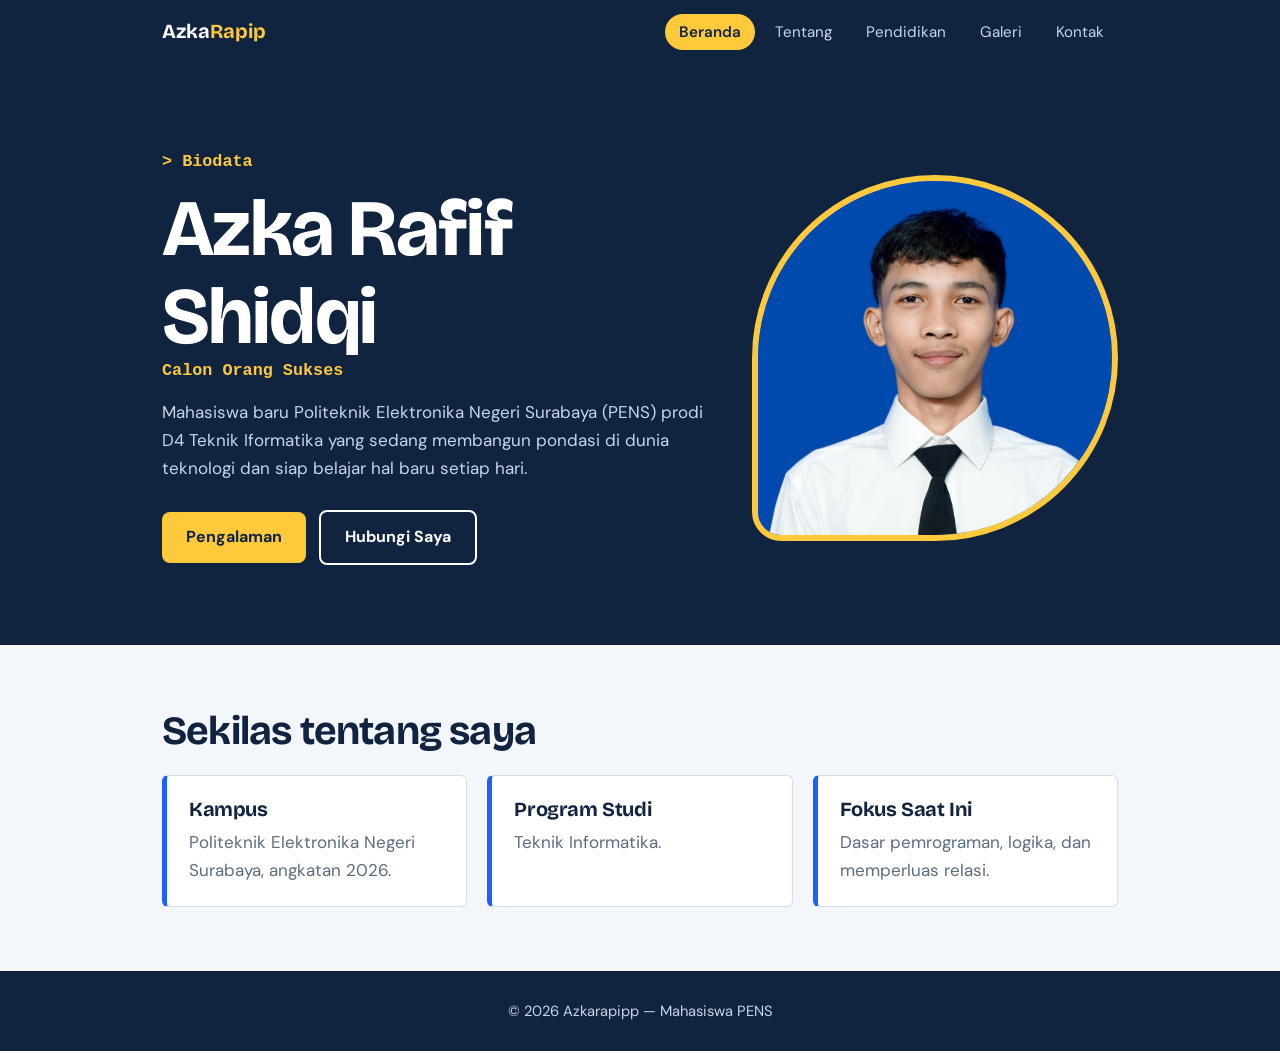
<file: index.html>
<!doctype html>
<html lang="id">
  <head>
    <meta charset="UTF-8" />
    <meta name="viewport" content="width=device-width,initial-scale=1" />
    <!-- [GANTI] Judul tab browser -->
    <title>Beranda | Azkarapipp</title>
    <link
      rel="stylesheet"
      href="https://fonts.googleapis.com/css2?family=Bricolage+Grotesque:wght@700&family=DM+Sans:wght@400;600&display=swap"
    />
    <link rel="stylesheet" href="style.css" />
  </head>
  <body>
    <header>
      <div class="wrap">
        <nav>
          <!-- [GANTI] Logo/nama di pojok kiri atas (ada di semua halaman) -->
          <a class="logo" href="index.html">Azka<span>Rapip</span></a>
          <!-- Menu HP: tombol ☰ memakai checkbox + CSS (tanpa JavaScript) -->
          <input type="checkbox" id="burger" />
          <label for="burger" class="burger" aria-label="Buka menu">☰</label>
          <ul class="menu">
            <li><a class="active" href="index.html">Beranda</a></li>
            <li><a href="tentang.html">Tentang</a></li>
            <li><a href="pendidikan.html">Pendidikan</a></li>
            <li><a href="fotoo.html">Galeri</a></li>
            <li><a href="kontak.html">Kontak</a></li>
          </ul>
        </nav>
      </div>
    </header>
    <main>
      <div class="hero">
        <div class="wrap">
          <div>
            <p class="code">&gt; Biodata</p>
            <!-- [GANTI] Nama lengkap kamu -->
            <h1>Azka Rafif Shidqi</h1>
            <!-- [GANTI] Tagline (efek ketik dari CSS). Jika panjang teks berubah, ubah juga angka 19 di style.css bagian .ketik dan @keyframes ketik -->
            <p class="code">Calon Orang Sukses</p>
            <!-- [GANTI] Kalimat perkenalan singkat -->
            <p>
              Mahasiswa baru Politeknik Elektronika Negeri Surabaya (PENS) prodi
              D4 Teknik Iformatika yang sedang membangun pondasi di dunia
              teknologi dan siap belajar hal baru setiap hari.
            </p>
            <!-- [GANTI] Teks tombol -->
            <a class="btn" href="fotoo.html">Pengalaman</a>
            <a class="btn alt" href="kontak.html">Hubungi Saya</a>
          </div>
          <!-- [GANTI] Foto: simpan file foto di folder ini, lalu ganti nama file pada src -->
          <img
            class="photo"
            src="profil.jpeg"
            alt="Foto profil"
            style="object-position: center 30%"
          />
        </div>
      </div>
      <section>
        <div class="wrap">
          <!-- [GANTI] Judul & isi 3 kartu ringkasan -->
          <h2>Sekilas tentang saya</h2>
          <div class="grid">
            <div class="card">
              <h3>Kampus</h3>
              <p>Politeknik Elektronika Negeri Surabaya, angkatan 2026.</p>
            </div>
            <div class="card">
              <h3>Program Studi</h3>
              <p>Teknik Informatika.</p>
            </div>
            <div class="card">
              <h3>Fokus Saat Ini</h3>
              <p>Dasar pemrograman, logika, dan memperluas relasi.</p>
            </div>
          </div>
        </div>
      </section>
    </main>
    <footer>
      <!-- [GANTI] Teks footer -->© 2026
      <!-- [GANTI] Tahun -->
      Azkarapipp — Mahasiswa PENS
    </footer>
  </body>
</html>
</file>
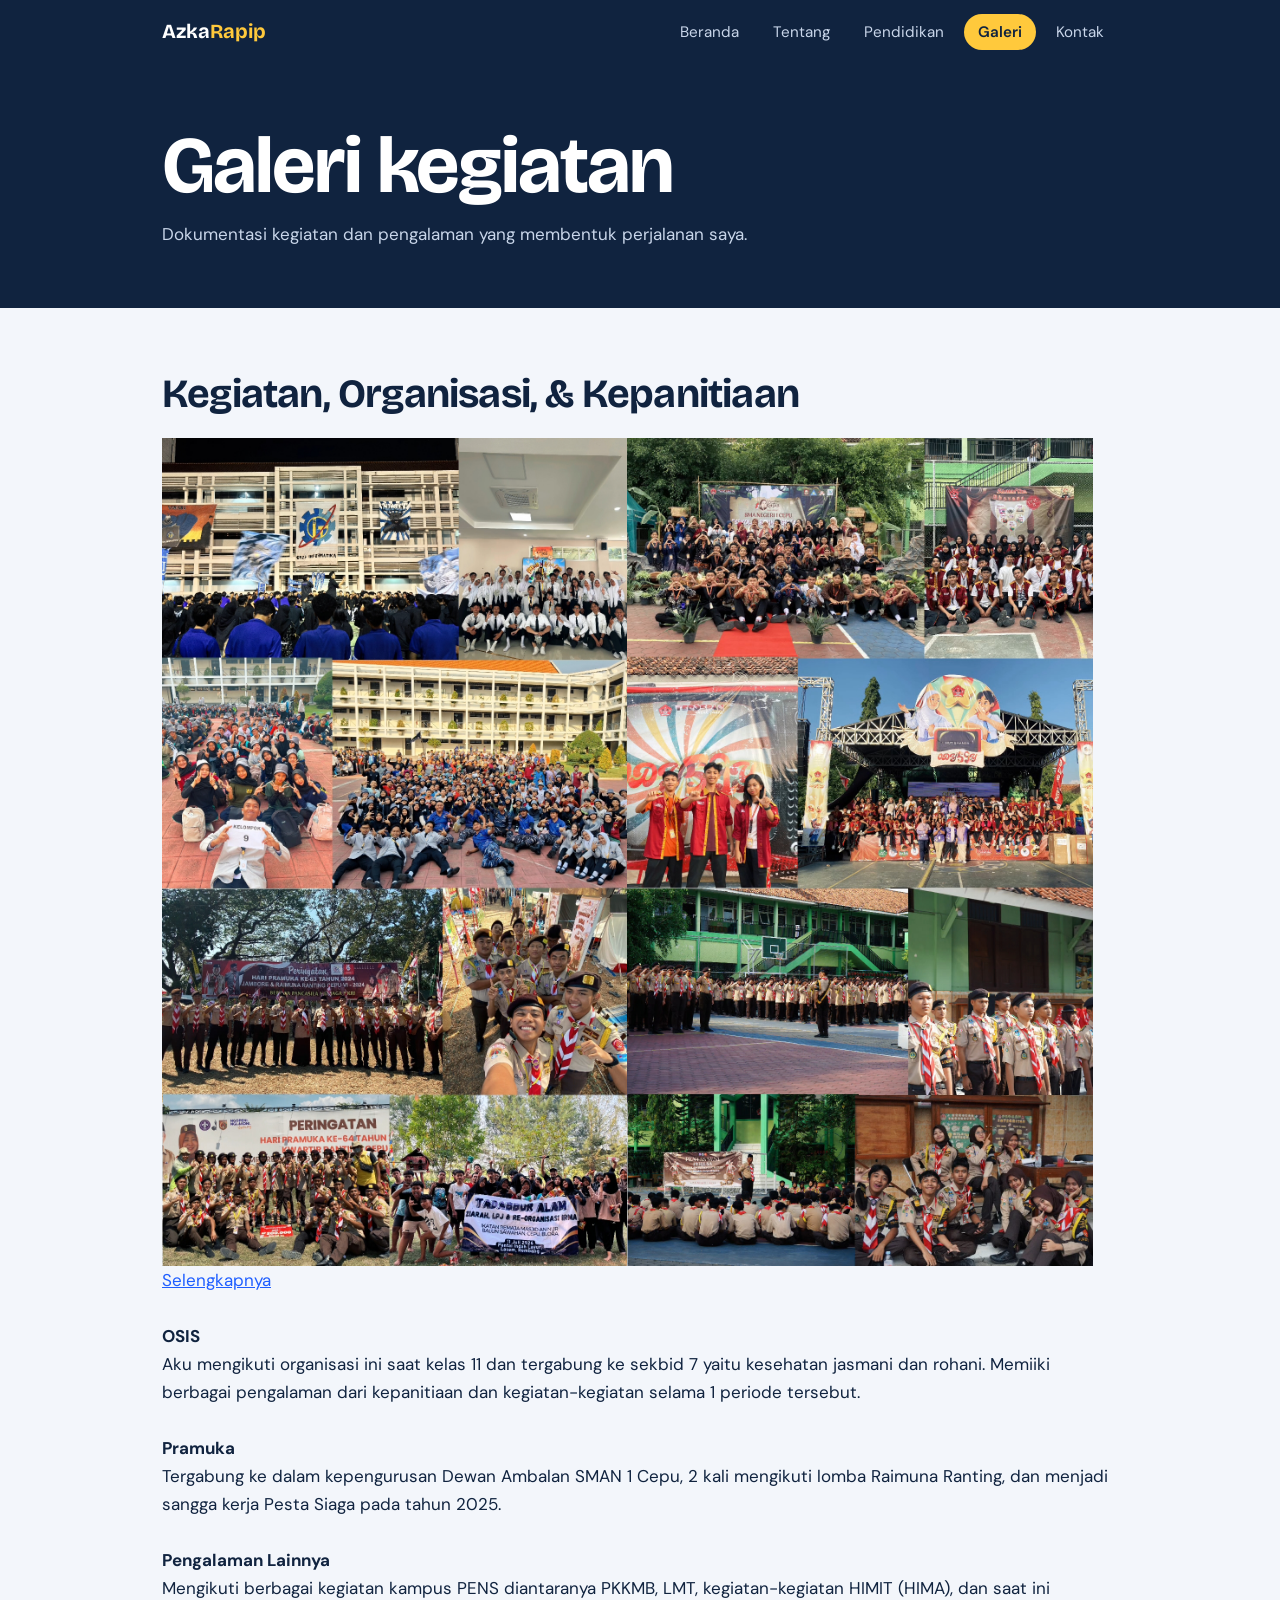
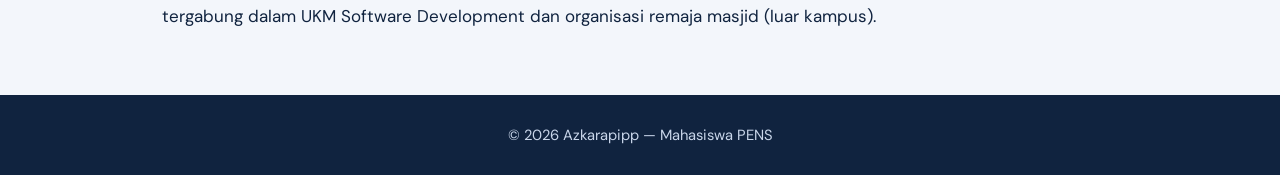
<file: fotoo.html>
<!doctype html>
<html lang="id">
  <head>
    <meta charset="UTF-8" />
    <meta name="viewport" content="width=device-width,initial-scale=1" />
    <!-- [GANTI] Judul tab browser -->
    <title>Galeri | Azkarapipp</title>
    <link
      rel="stylesheet"
      href="https://fonts.googleapis.com/css2?family=Bricolage+Grotesque:wght@700&family=DM+Sans:wght@400;600&display=swap"
    />
    <link rel="stylesheet" href="style.css" />
  </head>
  <body>
    <header>
      <div class="wrap">
        <nav>
          <!-- [GANTI] Logo/nama di pojok kiri atas (ada di semua halaman) -->
          <a class="logo" href="index.html">Azka<span>Rapip</span></a>
          <!-- Menu HP: tombol ☰ memakai checkbox + CSS (tanpa JavaScript) -->
          <input type="checkbox" id="burger" />
          <label for="burger" class="burger" aria-label="Buka menu">☰</label>
          <ul class="menu">
            <li><a href="index.html">Beranda</a></li>
            <li><a href="tentang.html">Tentang</a></li>
            <li><a href="pendidikan.html">Pendidikan</a></li>
            <li><a class="active" href="fotoo.html">Galeri</a></li>
            <li><a href="kontak.html">Kontak</a></li>
          </ul>
        </nav>
      </div>
    </header>

    <div class="page-title">
      <div class="wrap">
        <!-- [GANTI] Judul halaman -->
        <h1>Galeri kegiatan</h1>
        <!-- [GANTI] Subjudul -->
        <p>
          Dokumentasi kegiatan dan pengalaman yang membentuk perjalanan saya.
        </p>
      </div>
    </div>
    <main>
      <section class="galeri-sec">
        <div class="wrap">
          <h2>Kegiatan, Organisasi, &amp; Kepanitiaan</h2>
          <!-- [GANTI] Judul kategori. Salin satu <figure> untuk menambah foto -->
          <!-- [GANTI] Dua foto bersebelahan di tengah baris -->
          <div style="display: flex; grid-template-columns: 1fr 1fr">
            <figure style="width: 465px; margin: 0">
              <img
                src="dokum.jpeg"
                alt="Deskripsi foto 1"
                style="display: block; width: 100%"
              />
            </figure>
            <figure style="width: 466px; margin: 0">
              <img
                src="dokum2.jpeg"
                alt="Deskripsi foto 2"
                style="display: block; width: 100%"
              />
            </figure>
          </div>
        
          <a href="https://drive.google.com/drive/folders/1-BeVQn2iXSe0pq7V8-OWgH_x4DMUEv8d" target="_blank">Selengkapnya</a><br><br>
                <b>OSIS </b><br>Aku mengikuti organisasi ini saat kelas 11 dan tergabung ke sekbid 7 yaitu kesehatan jasmani dan rohani. Memiiki berbagai pengalaman dari kepanitiaan dan kegiatan-kegiatan selama 1 periode tersebut.
                <br><br>
              <b>Pramuka</b><br>Tergabung ke dalam kepengurusan Dewan Ambalan SMAN 1 Cepu, 2 kali mengikuti lomba Raimuna Ranting, dan menjadi sangga kerja Pesta Siaga pada tahun 2025.
              <br><br>
              <b>Pengalaman Lainnya</b><br>Mengikuti berbagai kegiatan kampus PENS diantaranya PKKMB, LMT, kegiatan-kegiatan HIMIT (HIMA), dan saat ini tergabung dalam UKM Software Development dan organisasi remaja masjid (luar kampus).
              </figcaption>
            </figure>
          </div>
        </div>
      </section>
    </main>
    <footer>
      <!-- [GANTI] Teks footer -->© 2026
      <!-- [GANTI] Tahun -->
      Azkarapipp — Mahasiswa PENS
    </footer>
  </body>
</html>
</file>
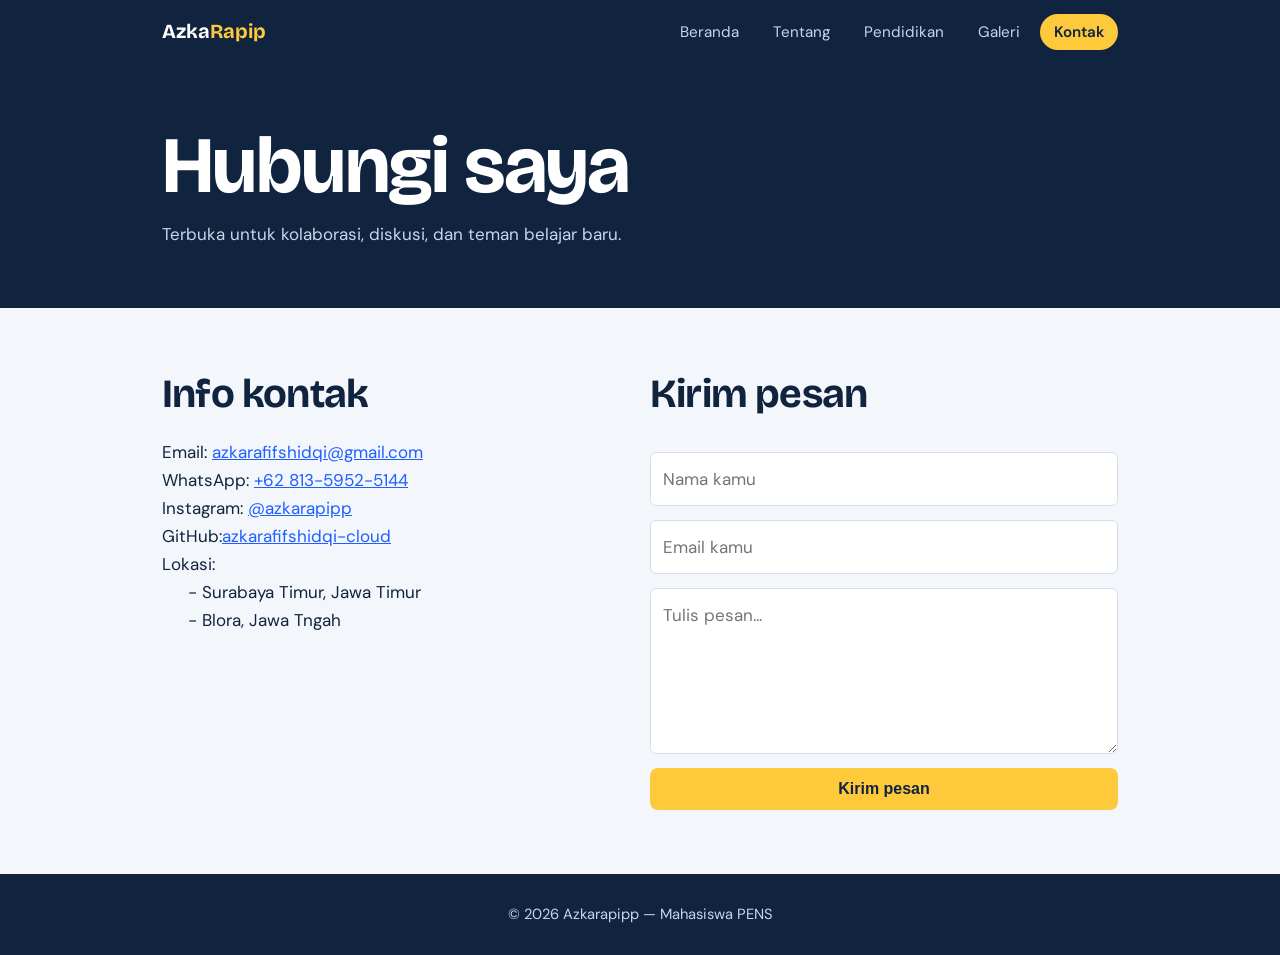
<file: kontak.html>
<!doctype html>
<html lang="id">
  <head>
    <meta charset="UTF-8" />
    <meta name="viewport" content="width=device-width,initial-scale=1" />
    <!-- [GANTI] Judul tab browser -->
    <title>Kontak | Azkarapipp</title>
    <link
      rel="stylesheet"
      href="https://fonts.googleapis.com/css2?family=Bricolage+Grotesque:wght@700&family=DM+Sans:wght@400;600&display=swap"
    />
    <link rel="stylesheet" href="style.css" />
  </head>
  <body>
    <header>
      <div class="wrap">
        <nav>
          <!-- [GANTI] Logo/nama di pojok kiri atas (ada di semua halaman) -->
          <a class="logo" href="index.html">Azka<span>Rapip</span></a>
          <!-- Menu HP: tombol ☰ memakai checkbox + CSS (tanpa JavaScript) -->
          <input type="checkbox" id="burger" />
          <label for="burger" class="burger" aria-label="Buka menu">☰</label>
          <ul class="menu">
            <li><a href="index.html">Beranda</a></li>
            <li><a href="tentang.html">Tentang</a></li>
            <li><a href="pendidikan.html">Pendidikan</a></li>
            <li><a href="fotoo.html">Galeri</a></li>
            <li><a class="active" href="kontak.html">Kontak</a></li>
          </ul>
        </nav>
      </div>
    </header>
    <div class="page-title">
      <div class="wrap">
        <!-- [GANTI] Judul halaman -->
        <h1>Hubungi saya</h1>
        <!-- [GANTI] Subjudul -->
        <p>Terbuka untuk kolaborasi, diskusi, dan teman belajar baru.</p>
      </div>
    </div>
    <main>
      <section>
        <div class="wrap grid">
          <div>
            <h2>Info kontak</h2>
            <!-- [GANTI] Email, WhatsApp (format 62xxx tanpa +), Instagram, LinkedIn, GitHub, lokasi -->
            <p>
              Email:
              <a href="azkarafifshidqi@gmail.com">azkarafifshidqi@gmail.com</a>
            </p>
            <p>
              WhatsApp:
              <a href="https://wa.me/6281359525144">+62 813-5952-5144</a>
            </p>
            <p>
              Instagram:
              <a href="https://instagram.com/azkarapipp">@azkarapipp</a>
            </p>
            <p>
              GitHub:<a href="https://github.com/azkarafifshidqi-cloud"
                >azkarafifshidqi-cloud</a
              >
            </p>
            <p>Lokasi:</p>
            <ul style="list-style-type: &quot;- &quot;">
              <li>Surabaya Timur, Jawa Timur</li>
              <li>Blora, Jawa Tngah</li>
            </ul>
          </div>
          <!-- [GANTI] Email tujuan pada action="mailto:..." (form membuka aplikasi email) -->
          <form
            action="mailto:azkarafifshidqi@gmail.com"
            method="post"
            enctype="text/plain"
          >
            <h2>Kirim pesan</h2>
            <input name="nama" placeholder="Nama kamu" required />
            <input
              name="email"
              type="email"
              placeholder="Email kamu"
              required
            />
            <textarea
              name="pesan"
              rows="5"
              placeholder="Tulis pesan..."
              required
            ></textarea>
            <button class="btn" type="submit">Kirim pesan</button>
          </form>
        </div>
      </section>
    </main>
    <footer>
      <!-- [GANTI] Teks footer -->© 2026
      <!-- [GANTI] Tahun -->
      Azkarapipp — Mahasiswa PENS
    </footer>
  </body>
</html>
</file>
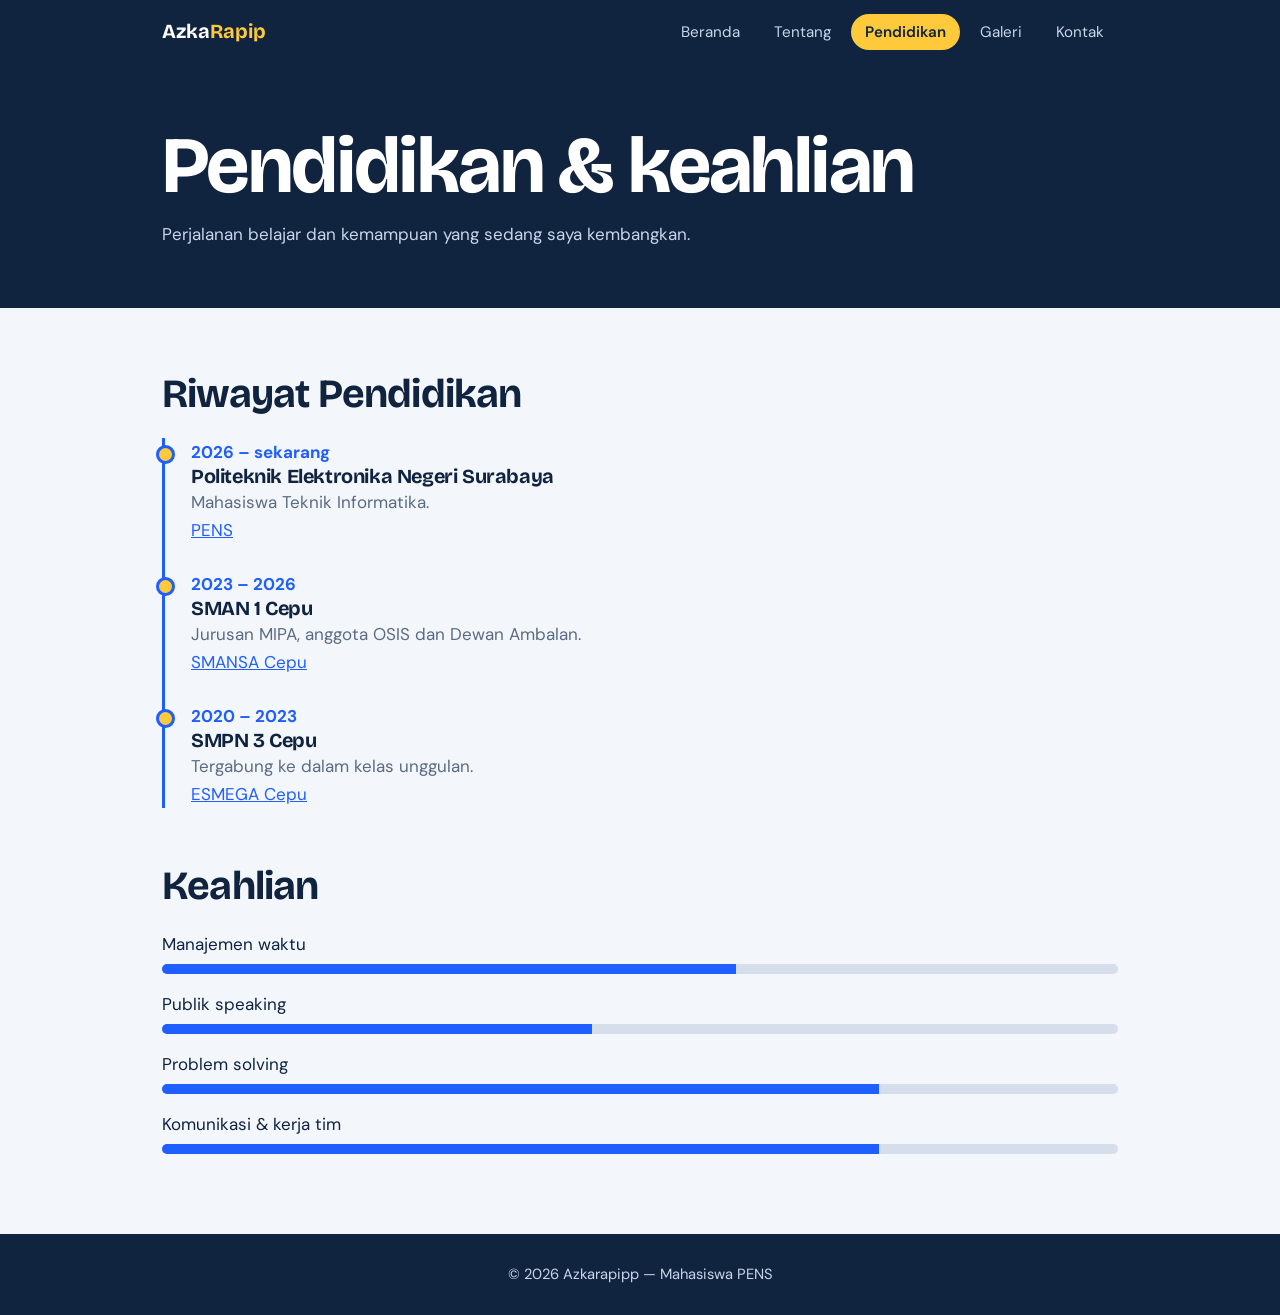
<file: pendidikan.html>
<!doctype html>
<html lang="id">
  <head>
    <meta charset="UTF-8" />
    <meta name="viewport" content="width=device-width,initial-scale=1" />
    <!-- [GANTI] Judul tab browser -->
    <title>Pendidikan | Azkarapipp</title>
    <link
      rel="stylesheet"
      href="https://fonts.googleapis.com/css2?family=Bricolage+Grotesque:wght@700&family=DM+Sans:wght@400;600&display=swap"
    />
    <link rel="stylesheet" href="style.css" />
  </head>
  <body>
    <header>
      <div class="wrap">
        <nav>
          <!-- [GANTI] Logo/nama di pojok kiri atas (ada di semua halaman) -->
          <a class="logo" href="index.html">Azka<span>Rapip</span></a>
          <!-- Menu HP: tombol ☰ memakai checkbox + CSS (tanpa JavaScript) -->
          <input type="checkbox" id="burger" />
          <label for="burger" class="burger" aria-label="Buka menu">☰</label>
          <ul class="menu">
            <li><a href="index.html">Beranda</a></li>
            <li><a href="tentang.html">Tentang</a></li>
            <li><a class="active" href="pendidikan.html">Pendidikan</a></li>
            <li><a href="fotoo.html">Galeri</a></li>
            <li><a href="kontak.html">Kontak</a></li>
          </ul>
        </nav>
      </div>
    </header>
    <div class="page-title">
      <div class="wrap">
        <!-- [GANTI] Judul halaman -->
        <h1>Pendidikan &amp; keahlian</h1>
        <!-- [GANTI] Subjudul -->
        <p>Perjalanan belajar dan kemampuan yang sedang saya kembangkan.</p>
      </div>
    </div>
    <main>
      <section>
        <div class="wrap">
          <h2>Riwayat Pendidikan</h2>
          <!-- [GANTI] Tahun, nama sekolah/kampus, keterangan. Salin satu blok <div> untuk menambah -->
          <div class="tl">
            <div>
              <b>2026 – sekarang</b>
              <h3>Politeknik Elektronika Negeri Surabaya</h3>
              <p class="muted">Mahasiswa Teknik Informatika.</p>
              <p><a href="https://www.pens.ac.id/" target="_blank">PENS</a></p>
            </div>
            <div>
              <b>2023 – 2026</b>
              <h3>SMAN 1 Cepu</h3>
              <p class="muted">Jurusan MIPA, anggota OSIS dan Dewan Ambalan.</p>
              <p>
                <a href="https://sman1cepu.sch.id/" target="_blank"
                  >SMANSA Cepu</a
                >
              </p>
            </div>
            <div>
              <b>2020 – 2023</b>
              <h3>SMPN 3 Cepu</h3>
              <p class="muted">Tergabung ke dalam kelas unggulan.</p>
              <p>
                <a href="https://www.smpn3cepu.sch.id/" target="_blank"
                  >ESMEGA Cepu</a
                >
              </p>
            </div>
          </div>
          <br /><br />
          <h2>Keahlian</h2>
          <!-- [GANTI] Nama skill & persentase (ubah angka --v:xx%). Salin satu baris .bar untuk menambah -->
          <div class="bar">
            <span>Manajemen waktu</span><i style="--v: 60%"></i>
          </div>
          <div class="bar">
            <span>Publik speaking</span><i style="--v: 45%"></i>
          </div>
          <div class="bar">
            <span>Problem solving</span><i style="--v: 75%"></i>
          </div>
          <div class="bar">
            <span>Komunikasi &amp; kerja tim</span><i style="--v: 75%"></i>
          </div>
        </div>
      </section>
    </main>
    <footer>
      <!-- [GANTI] Teks footer -->© 2026
      <!-- [GANTI] Tahun -->
      Azkarapipp — Mahasiswa PENS
    </footer>
  </body>
</html>
</file>
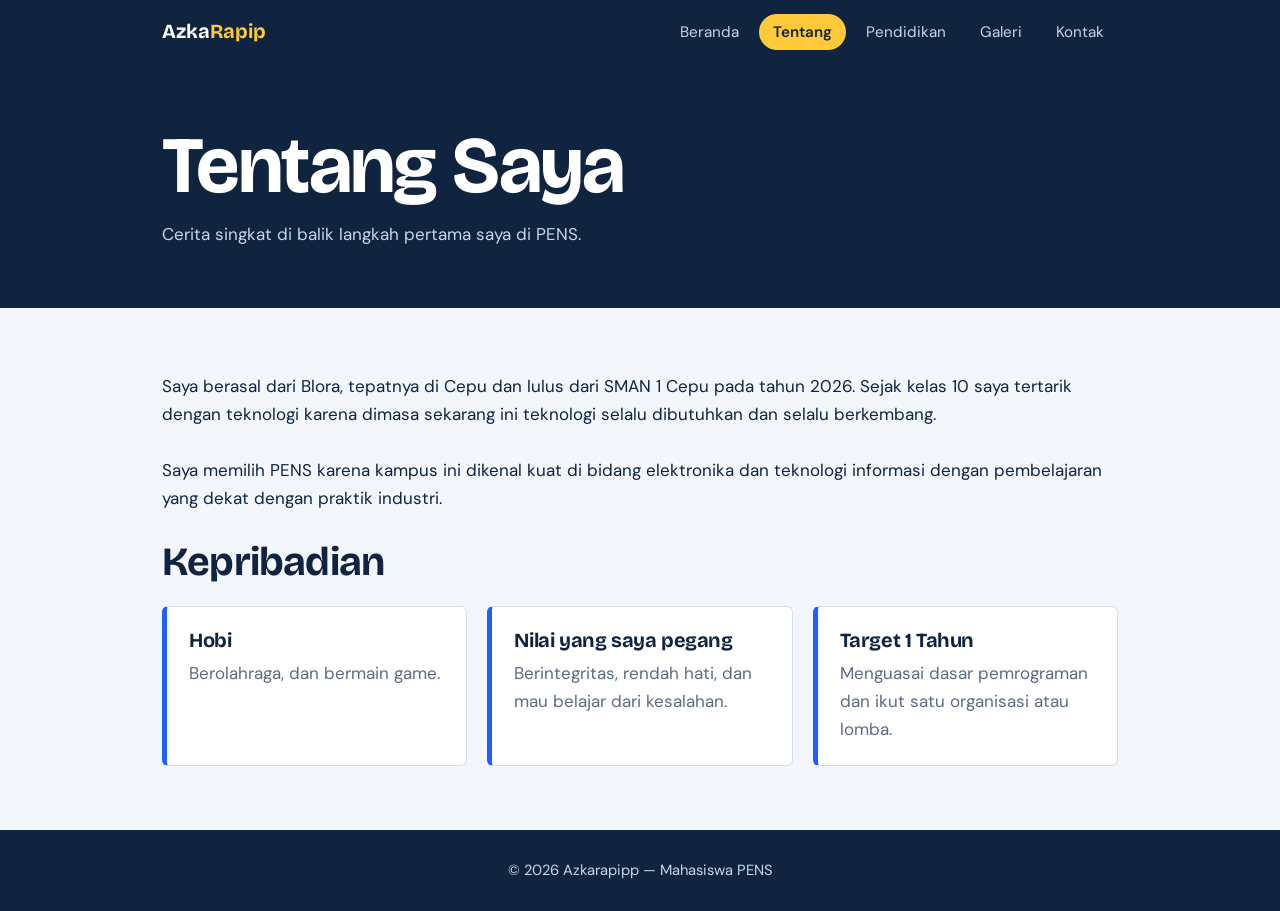
<file: tentang.html>
<!doctype html>
<html lang="id">
  <head>
    <meta charset="UTF-8" />
    <meta name="viewport" content="width=device-width,initial-scale=1" />
    <!-- [GANTI] Judul tab browser -->
    <title>Tentang | Azkarapipp</title>
    <link
      rel="stylesheet"
      href="https://fonts.googleapis.com/css2?family=Bricolage+Grotesque:wght@700&family=DM+Sans:wght@400;600&display=swap"
    />
    <link rel="stylesheet" href="style.css" />
  </head>
  <body>
    <header>
      <div class="wrap">
        <nav>
          <!-- [GANTI] Logo/nama di pojok kiri atas (ada di semua halaman) -->
          <a class="logo" href="index.html">Azka<span>Rapip</span></a>
          <!-- Menu HP: tombol ☰ memakai checkbox + CSS (tanpa JavaScript) -->
          <input type="checkbox" id="burger" />
          <label for="burger" class="burger" aria-label="Buka menu">☰</label>
          <ul class="menu">
            <li><a href="index.html">Beranda</a></li>
            <li><a class="active" href="tentang.html">Tentang</a></li>
            <li><a href="pendidikan.html">Pendidikan</a></li>
            <li><a href="fotoo.html">Galeri</a></li>
            <li><a href="kontak.html">Kontak</a></li>
          </ul>
        </nav>
      </div>
    </header>
    <div class="page-title">
      <div class="wrap">
        <!-- [GANTI] Judul halaman -->
        <h1>Tentang Saya</h1>
        <!-- [GANTI] Subjudul -->
        <p>Cerita singkat di balik langkah pertama saya di PENS.</p>
      </div>
    </div>
    <main>
      <section>
        <div class="wrap">
          <!-- [GANTI] Paragraf cerita pribadimu (asal, sekolah, alasan masuk PENS) -->
          <p>
            Saya berasal dari Blora, tepatnya di Cepu dan lulus dari SMAN 1 Cepu
            pada tahun 2026. Sejak kelas 10 saya tertarik dengan teknologi
            karena dimasa sekarang ini teknologi selalu dibutuhkan dan selalu
            berkembang.
          </p>
          <br />
          <p>
            Saya memilih PENS karena kampus ini dikenal kuat di bidang
            elektronika dan teknologi informasi dengan pembelajaran yang dekat
            dengan praktik industri.
          </p>
          <br />
          <h2>Kepribadian</h2>
          <!-- [GANTI] Minat, hobi, nilai pribadi (3 kartu) -->
          <div class="grid">
            <div class="card">
              <h3>Hobi</h3>
              <p>Berolahraga, dan bermain game.</p>
            </div>
            <div class="card">
              <h3>Nilai yang saya pegang</h3>
              <p>Berintegritas, rendah hati, dan mau belajar dari kesalahan.</p>
            </div>
            <div class="card">
              <h3>Target 1 Tahun</h3>
              <p>
                Menguasai dasar pemrograman dan ikut satu organisasi atau lomba.
              </p>
            </div>
          </div>
        </div>
      </section>
    </main>
    <footer>
      <!-- [GANTI] Teks footer -->© 2026
      <!-- [GANTI] Tahun -->
      Azkarapipp — Mahasiswa PENS
    </footer>
  </body>
</html>
</file>
<file: style.css>
/* ============ STYLE.CSS — dipakai semua halaman ============
   GANTI WARNA: ubah nilai di :root bawah ini (cukup 1 tempat) */
:root {
  --bg: #f3f6fb;
  --ink: #10233f;
  --muted: #5b6b82;
  --blue: #1f5eff;
  --yellow: #ffc93c;
  --card: #fff;
  --line: #d5deea;
}
* {
  box-sizing: border-box;
  margin: 0;
}
html {
  scroll-behavior: smooth;
}
body {
  font:
    17px/1.65 "DM Sans",
    system-ui,
    sans-serif;
  background: var(--bg);
  color: var(--ink);
}
h1,
h2,
h3 {
  font-family: "Bricolage Grotesque", "DM Sans", sans-serif;
  line-height: 1.1;
  letter-spacing: -0.02em;
}
a {
  color: var(--blue);
}
:focus-visible {
  outline: 3px solid var(--yellow);
  outline-offset: 3px;
}
.wrap {
  max-width: 1000px;
  margin: auto;
  padding: 0 22px;
}
header {
  position: sticky;
  top: 0;
  background: var(--ink);
  z-index: 9;
}
nav {
  display: flex;
  align-items: center;
  justify-content: space-between;
  height: 62px;
}
.logo {
  color: #fff;
  font:
    700 1.25rem "Bricolage Grotesque",
    sans-serif;
  text-decoration: none;
}
.logo span {
  color: var(--yellow);
}
.menu {
  display: flex;
  gap: 6px;
  list-style: none;
  padding: 0;
}
.menu a {
  color: #c9d6ea;
  text-decoration: none;
  padding: 8px 14px;
  border-radius: 99px;
  font-size: 0.95rem;
}
.menu a:hover {
  color: #fff;
}
.menu a.active {
  background: var(--yellow);
  color: var(--ink);
  font-weight: 600;
}
#burger {
  display: none;
}
.burger {
  display: none;
  color: #fff;
  font-size: 1.7rem;
  cursor: pointer;
}
section {
  padding: 64px 0;
}
h1 {
  font-size: clamp(2.6rem, 8vw, 5rem);
}
h2 {
  font-size: clamp(1.8rem, 4vw, 2.5rem);
  margin-bottom: 22px;
}
.hero {
  background: var(--ink);
  color: #fff;
  padding: 90px 0 80px;
}
.hero .wrap {
  display: grid;
  grid-template-columns: 1.5fr 1fr;
  gap: 40px;
  align-items: center;
}
.code {
  font:
    600 1.05rem ui-monospace,
    Consolas,
    monospace;
  color: var(--yellow);
  margin-bottom: 14px;
}
.hero p {
  color: #c9d6ea;
  max-width: 46ch;
  margin: 18px 0 28px;
}
.hero p.code {
  color: var(--yellow);
  margin: 0 0 14px;
}
.photo {
  display: block;
  width: 100%;
  object-fit: cover;
  aspect-ratio: 1;
  border-radius: 50% 50% 50% 8%;
  background: var(--blue) center/cover;
  border: 6px solid var(--yellow);
}
.btn {
  display: inline-block;
  padding: 12px 24px;
  border-radius: 8px;
  background: var(--yellow);
  color: var(--ink);
  font-weight: 700;
  text-decoration: none;
  border: 0;
  cursor: pointer;
  font-size: 1rem;
}
.btn.alt {
  background: transparent;
  color: #fff;
  border: 2px solid #fff;
  margin-left: 8px;
}
.grid {
  display: grid;
  grid-template-columns: repeat(auto-fit, minmax(240px, 1fr));
  gap: 20px;
}
.card {
  background: var(--card);
  border: 1px solid var(--line);
  border-left: 5px solid var(--blue);
  border-radius: 6px;
  padding: 22px;
}
.card h3 {
  margin-bottom: 8px;
  font-size: 1.25rem;
}
.card p,
.muted {
  color: var(--muted);
}
.tl {
  border-left: 3px solid var(--blue);
  padding-left: 26px;
  display: grid;
  gap: 26px;
}
.tl div {
  position: relative;
}
.tl div::before {
  content: "";
  position: absolute;
  left: -35px;
  top: 7px;
  width: 13px;
  height: 13px;
  border-radius: 50%;
  background: var(--yellow);
  border: 3px solid var(--blue);
}
.tl b {
  color: var(--blue);
}
.bar {
  margin-bottom: 16px;
}
.bar i {
  display: block;
  height: 10px;
  border-radius: 9px;
  background: var(--line);
  overflow: hidden;
  margin-top: 6px;
}
.bar i::after {
  content: "";
  display: block;
  height: 100%;
  width: 0;
  background: var(--blue);
  animation: isi 1.2s forwards;
}
@keyframes isi {
  to {
    width: var(--v);
  }
}
form {
  display: grid;
  gap: 14px;
}
input,
textarea {
  font: inherit;
  padding: 12px;
  border: 1px solid var(--line);
  border-radius: 6px;
  width: 100%;
}
.tag {
  display: inline-block;
  background: var(--ink);
  color: #fff;
  padding: 3px 12px;
  border-radius: 99px;
  font-size: 0.82rem;
  margin: 10px 6px 0 0;
}
.page-title {
  background: var(--ink);
  color: #fff;
  padding: 60px 0;
}
.page-title p {
  color: #c9d6ea;
  margin-top: 10px;
}
footer {
  background: var(--ink);
  color: #c9d6ea;
  text-align: center;
  padding: 28px 0;
  font-size: 0.92rem;
}
@media (max-width: 760px) {
  .burger {
    display: block;
  }
  #burger:checked ~ .menu {
    display: flex;
  }
  .menu {
    display: none;
    position: absolute;
    top: 62px;
    left: 0;
    right: 0;
    background: var(--ink);
    flex-direction: column;
    padding: 12px 22px;
  }
  .hero .wrap {
    grid-template-columns: 1fr;
  }
  .photo {
    max-width: 240px;
  }
}
@media (prefers-reduced-motion: reduce) {
  * {
    animation: none !important;
    transition: none !important;
  }
}
</file>
